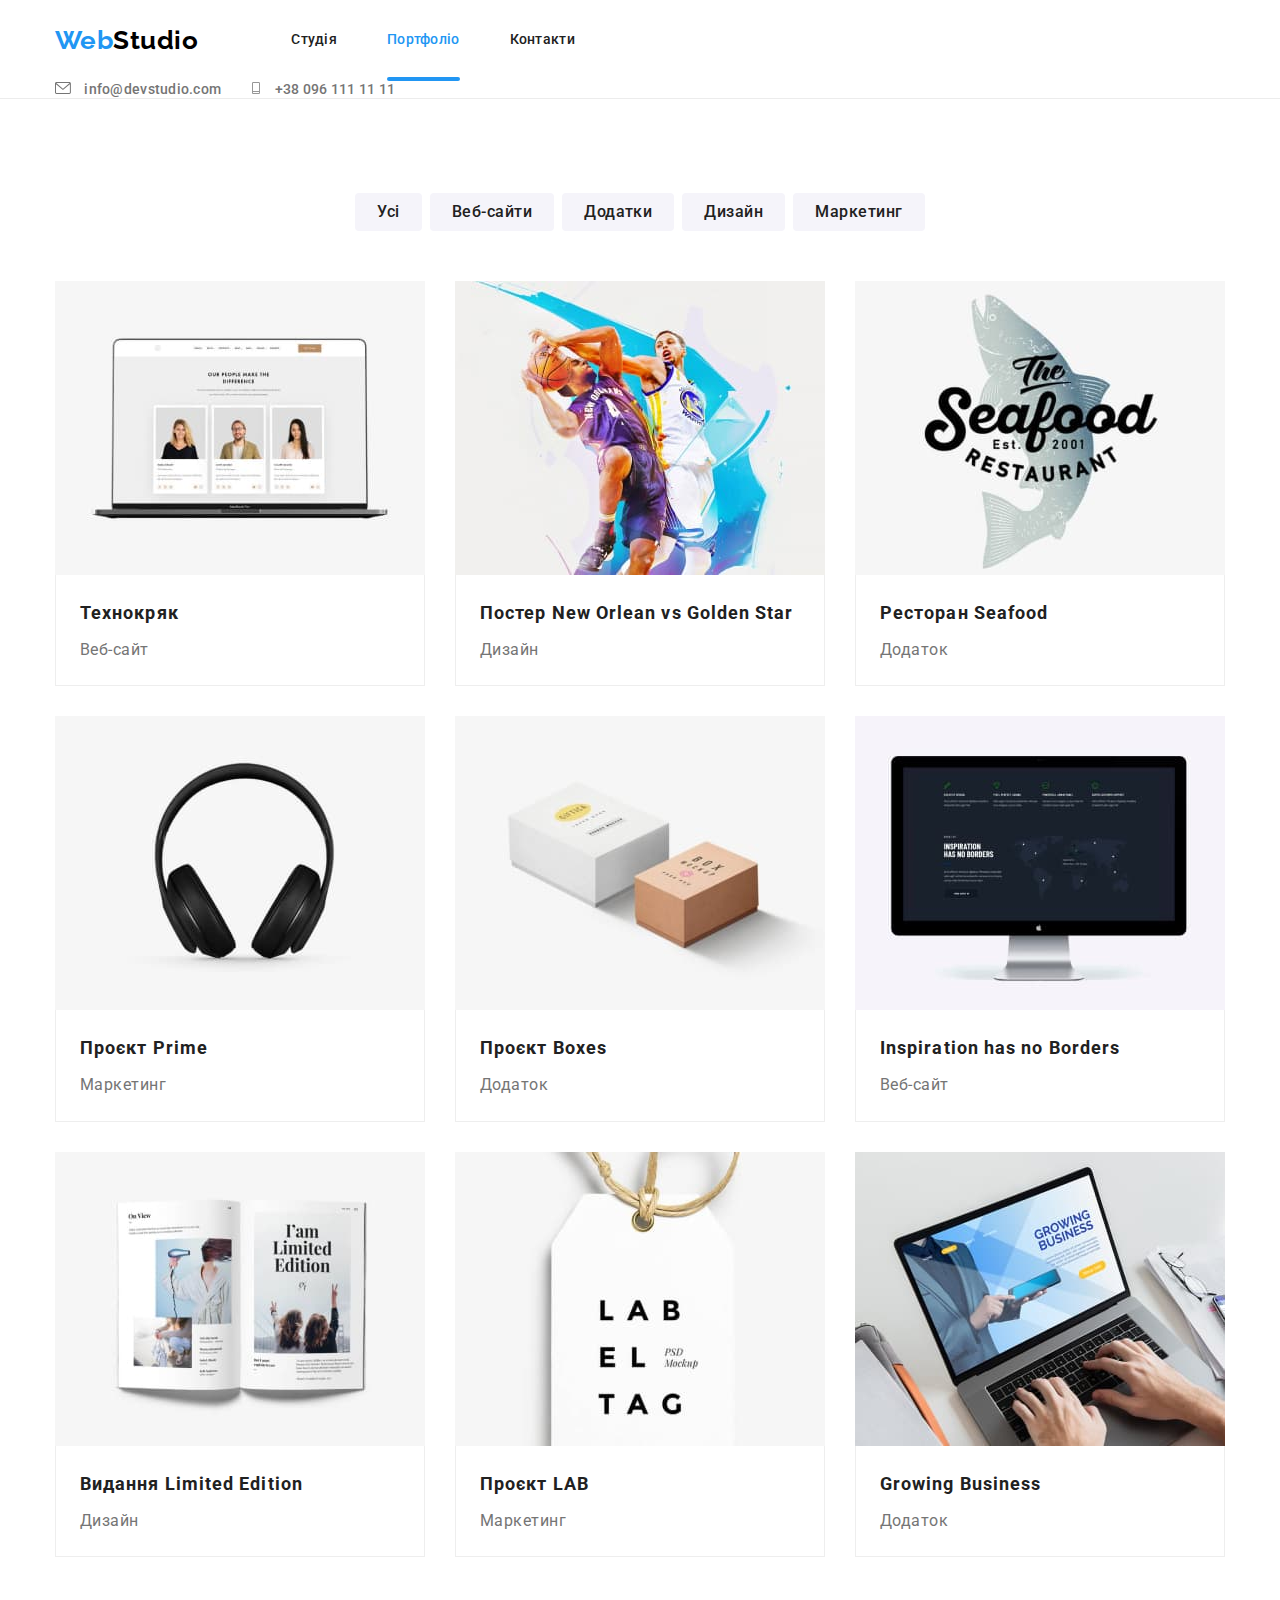
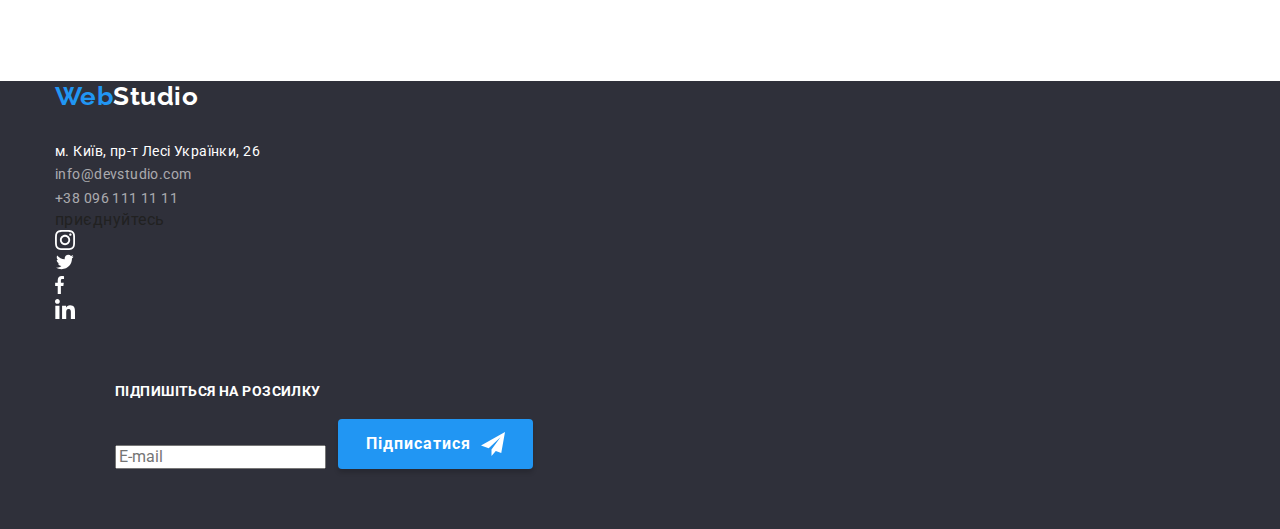
<file: portfolio.html>
<!DOCTYPE html>
<html lang="ru">
  <head>
    <meta charset="UTF-8" />
    <meta http-equiv="X-UA-Compatible" content="IE=edge" />
    <meta name="viewport" content="width=device-width, initial-scale=1.0" />
    <title>Lesson_7_Portfolio</title>
    <link
      href="https://fonts.googleapis.com/css2?family=Raleway:wght@700&family=Roboto:wght@400;500;700;900&display=swap"
      rel="stylesheet"
    />
    <link
      rel="stylesheet"
      href="https://cdnjs.cloudflare.com/ajax/libs/modern-normalize/1.1.0/modern-normalize.min.css"
    />
    <link rel="stylesheet" href="./css/main.min.css" />
    <link rel="stylesheet" href="./css/styles.css" />
  </head>
  <body>
    <!-- Шапка -->
    <header>
      <div class="container">
        <nav class="nav">
          <a href="#" class="logo"><span class="logo__span">Web</span>Studio</a>
          <ul class="nav__site list">
            <li class="nav__item"><a href="./index.html" class="nav__link">Студія</a></li>
            <li class="nav__item"><a href="" class="nav__link nav__link--current">Портфоліо</a></li>
            <li class="nav__item"><a href="" class="nav__link">Контакти</a></li>
          </ul>
        </nav>
        <div class="authoriz">
          <div class="mail">
            <a href="#" class="authoriz__link">
              <svg class="authoriz__svg" width="16" height="12">
                <use href="./images/icons.svg#header-mail"></use>
              </svg>
              info@devstudio.com
            </a>
          </div>
          <div class="tel">
            <a href="#" class="authoriz__link">
              <svg class="authoriz__svg" width="10" height="12">
                <use href="./images/icons.svg#header-telephon"></use>
              </svg>
              +38 096 111 11 11
            </a>
          </div>
        </div>
      </div>
    </header>
    <main>
      <section class="project">
        <div class="container">
          <ul class="filters list">
            <li class="filters-item">
              <button type="button" class="filters-link">Усі</button>
            </li>
            <li class="filters-item">
              <button type="button" class="filters-link">Веб-сайти</button>
            </li>
            <li class="filters-item">
              <button type="button" class="filters-link">Додатки</button>
            </li>
            <li class="filters-item">
              <button type="button" class="filters-link">Дизайн</button>
            </li>
            <li class="filters-item">
              <button type="button" class="filters-link">Маркетинг</button>
            </li>
          </ul>
          <ul class="project-list list">
            <li class="project-item">
              <a href="" class="list-link">
                <div class="project-thumb">
                  <img src="./images/2-techno-kriak.jpg" class="img" width="370" alt="Технокряк" />
                  <div class="project-overlay">
                    <p class="thumb-text">
                      Ресурс пропонує комплексні пропозиції з різним рівнем функціоналу та сервісів.
                      Все це дозволить відвідувачу отримати вичерпні відомості про компанію чи
                      приватну особу.
                    </p>
                  </div>
                </div>
                <div class="border">
                  <h4 class="project-title">Технокряк</h4>
                  <p class="project-text">Веб-сайт</p>
                </div>
              </a>
            </li>
            <li class="project-item">
              <a href="" class="list-link">
                <div class="project-thumb">
                  <img src="./images/2-new-orlean.jpg" class="img" width="370" alt="Постер" />
                  <div class="project-overlay">
                    <p class="thumb-text">
                      Ресурс пропонує комплексні пропозиції з різним рівнем функціоналу та сервісів.
                      Все це дозволить відвідувачу отримати вичерпні відомості про компанію чи
                      приватну особу.
                    </p>
                  </div>
                </div>
                <div class="border">
                  <h4 class="project-title">Постер New Orlean vs Golden Star</h4>
                  <p class="project-text">Дизайн</p>
                </div>
              </a>
            </li>
            <li class="project-item">
              <a href="" class="list-link">
                <div class="project-thumb">
                  <img src="./images/2-seafood.jpg" class="img" width="370" alt="Ресторан" />
                  <div class="project-overlay">
                    <p class="thumb-text">
                      Ресурс пропонує комплексні пропозиції з різним рівнем функціоналу та сервісів.
                      Все це дозволить відвідувачу отримати вичерпні відомості про компанію чи
                      приватну особу.
                    </p>
                  </div>
                </div>
                <div class="border">
                  <h4 class="project-title">Ресторан Seafood</h4>
                  <p class="project-text">Додаток</p>
                </div>
              </a>
            </li>
            <li class="project-item">
              <a href="" class="list-link">
                <div class="project-thumb">
                  <img src="./images/2-prime.jpg" class="img" width="370" alt="Проєкт" />
                  <div class="project-overlay">
                    <p class="thumb-text">
                      Ресурс пропонує комплексні пропозиції з різним рівнем функціоналу та сервісів.
                      Все це дозволить відвідувачу отримати вичерпні відомості про компанію чи
                      приватну особу.
                    </p>
                  </div>
                </div>
                <div class="border">
                  <h4 class="project-title">Проєкт Prime</h4>
                  <p class="project-text">Маркетинг</p>
                </div>
              </a>
            </li>
            <li class="project-item">
              <a href="" class="list-link">
                <div class="project-thumb">
                  <img src="./images/2-boxes.jpg" class="img" width="370" alt="Проєкт" />
                  <div class="project-overlay">
                    <p class="thumb-text">
                      Ресурс пропонує комплексні пропозиції з різним рівнем функціоналу та сервісів.
                      Все це дозволить відвідувачу отримати вичерпні відомості про компанію чи
                      приватну особу.
                    </p>
                  </div>
                </div>
                <div class="border">
                  <h4 class="project-title">Проєкт Boxes</h4>
                  <p class="project-text">Додаток</p>
                </div>
              </a>
            </li>
            <li class="project-item">
              <a href="" class="list-link">
                <div class="project-thumb">
                  <img src="./images/2-borders.jpg" class="img" width="370" alt="Веб-сайт" />
                  <div class="project-overlay">
                    <p class="thumb-text">
                      Ресурс пропонує комплексні пропозиції з різним рівнем функціоналу та сервісів.
                      Все це дозволить відвідувачу отримати вичерпні відомості про компанію чи
                      приватну особу.
                    </p>
                  </div>
                </div>
                <div class="border">
                  <h4 class="project-title">Inspiration has no Borders</h4>
                  <p class="project-text">Веб-сайт</p>
                </div>
              </a>
            </li>
            <li class="project-item">
              <a href="" class="list-link">
                <div class="project-thumb">
                  <img src="./images/2-edition.jpg" class="img" width="370" alt="Видання" />
                  <div class="project-overlay">
                    <p class="thumb-text">
                      Ресурс пропонує комплексні пропозиції з різним рівнем функціоналу та сервісів.
                      Все це дозволить відвідувачу отримати вичерпні відомості про компанію чи
                      приватну особу.
                    </p>
                  </div>
                </div>
                <div class="border">
                  <h4 class="project-title">Видання Limited Edition</h4>
                  <p class="project-text">Дизайн</p>
                </div>
              </a>
            </li>
            <li class="project-item">
              <a href="" class="list-link">
                <div class="project-thumb">
                  <img src="./images/2-lab.jpg" class="img" width="370" alt="Проєкт" />
                  <div class="project-overlay">
                    <p class="thumb-text">
                      Ресурс пропонує комплексні пропозиції з різним рівнем функціоналу та сервісів.
                      Все це дозволить відвідувачу отримати вичерпні відомості про компанію чи
                      приватну особу.
                    </p>
                  </div>
                </div>
                <div class="border">
                  <h4 class="project-title">Проєкт LAB</h4>
                  <p class="project-text">Маркетинг</p>
                </div>
              </a>
            </li>
            <li class="project-item">
              <a href="" class="list-link">
                <div class="project-thumb">
                  <img src="./images/2-business.jpg" class="img" width="370" alt="Бізнес" />
                  <div class="project-overlay">
                    <p class="thumb-text">
                      Ресурс пропонує комплексні пропозиції з різним рівнем функціоналу та сервісів.
                      Все це дозволить відвідувачу отримати вичерпні відомості про компанію чи
                      приватну особу.
                    </p>
                  </div>
                </div>
                <div class="border">
                  <h4 class="project-title">Growing Business</h4>
                  <p class="project-text">Додаток</p>
                </div>
              </a>
            </li>
          </ul>
        </div>
      </section>
    </main>
    <footer class="footer">
      <div class="container footer-flex">
        <div>
          <a href="#" class="footer__logo logo"><span class="logo__span">Web</span>Studio</a>
          <address class="adress">м. Київ, пр-т Лесі Українки, 26</address>
          <a href="#" class="link margin">info@devstudio.com</a>
          <a href="#" class="link margin">+38 096 111 11 11</a>
        </div>
        <div>
          <p class="footer-text">приєднуйтесь</p>
          <ul class="list footer-list">
            <li>
              <a href="" class="link-svg">
                <svg width="20" height="20">
                  <use href="./images/icons.svg#instagram"></use>
                </svg>
              </a>
            </li>
            <li>
              <a href="" class="link-svg">
                <svg width="20" height="16">
                  <use href="./images/icons.svg#twitter"></use>
                </svg>
              </a>
            </li>
            <li>
              <a href="" class="link-svg">
                <svg width="10" height="20">
                  <use href="./images/icons.svg#facebook"></use>
                </svg>
              </a>
            </li>
            <li>
              <a href="" class="link-svg">
                <svg width="20" height="20">
                  <use href="./images/icons.svg#linkedin"></use>
                </svg>
              </a>
            </li>
          </ul>
        </div>
        <div class="field">
          <p class="footer-label">Підпишіться на розсилку</p>
          <form class="form-field">
            <input
              class="footer-input"
              type="email"
              name="input-mail"
              id="input-mail"
              placeholder="E-mail"
            />
            <button type="submit" class="footer-button">
              Підписатися
              <svg class="" width="24" height="24">
                <use href="./images/icons.svg#icon-send"></use>
              </svg>
            </button>
          </form>
        </div>
      </div>
    </footer>
  </body>
</html>
</file>
<file: css/styles.css>
/* основной цвет #212121
дополнительный цвет #757575
вторичный цвет #FFFFFF 
дополнительный вторичный #2196F3*/

/* @import url('https://fonts.googleapis.com/css2?family=Raleway:wght@700&family=Roboto:wght@400;500;700;900&display=swap'); */

/* :root {
  --text-color: #757575;
  --accent-color: #2196f3;
  --bg-primary-color: #2f303a;
  --bg-second-color: #eeeeee;
  --second-font-family: 'Raleway', sans-serif;
  --timing-function: cubic-bezier(0.4, 0, 0.2, 1);
} */
/* html {
  box-sizing: border-box;
}
*,
*::before,
*::after {
  box-sizing: inherit;
}
body {
  margin: 0;
  font-family: 'Roboto', sans-serif;
  color: #212121;
  letter-spacing: 0.03em;
  font-size: 16px;
}
.list {
  display: flex;
  list-style: none;
  padding-left: 0;
} */
/* h1,
h2,
h3,
h4,
h5,
h6,
p,
ul {
  margin-top: 0;
  margin-bottom: 0;
} */

/* header {
  border-bottom: 1px solid #ececec;
}

img {
  display: block;
}

.container {
  margin-left: auto;
  margin-right: auto;
  width: 1200px;
  padding-left: 15px;
  padding-right: 15px;
}

header > .container {
  display: flex;
  align-items: center;
}
.nav {
  display: flex;
  align-items: center;
} */

/* ===============
Шапка
=============== */

/* .nav__site {
  display: flex;
  margin-left: 93px;
}
.nav__site .nav__item:not(:last-child) {
  margin-right: 50px;
}
.nav__link {
  position: relative;

  display: block;
  padding-top: 32px;
  padding-bottom: 32px;
}
.nav__link,
.authoriz__link {
  color: #212121;
  font-weight: 500;
  font-size: 14px;
  line-height: 1.14;
  letter-spacing: 0.02em;
  text-decoration: none;

  transition: color 250ms var(--timing-function);
}
.nav__link--current {
  color: var(--accent-color);
}
.nav__link--current::after {
  position: absolute;
  left: 0;
  bottom: 0;

  content: '';
  display: block;

  width: 100%;
  height: 4px;
  background-color: var(--accent-color);
  border-radius: 2px;
}
.nav__link:hover,
.nav__link:focus {
  color: var(--accent-color);
} */

/* .logo {
  font-family: var(--second-font-family);
  font-weight: 700;
  font-size: 26px;
  line-height: 1.19;
  color: #000;
  text-decoration: none;

  transition: color 250ms var(--timing-function);
}
.logo > .logo__span {
  color: var(--accent-color);

  transition: color 250ms var(--timing-function);
}
.logo__span:hover {
  color: #000;
}
.logo:hover {
  color: var(--accent-color);
} */

/* .authoriz {
  display: flex;
  gap: 30px;
  margin-left: auto;
}
.authoriz__link {
  color: var(--text-color);
}
.authoriz__link + .authoriz__link {
  margin-left: 50px;
}
.authoriz__link:hover,
.authoriz__link:focus {
  color: var(--accent-color);
}
.authoriz svg {
  margin-right: 10px;
}
.authoriz__svg {
  fill: currentColor;
} */

/* =================
Банер
================= */

/* .banner {
  max-width: 1600px;
  height: 600px;
  margin-left: auto;
  margin-right: auto;
  background-image: linear-gradient(to right, rgba(47, 48, 58, 0.4), rgba(47, 48, 58, 0.4)),
    url(../images/banner-photo.jpg);
  background-repeat: no-repeat;
  background-position: center;
  background-size: cover;

  text-align: center;
  padding-top: 200px;
  padding-bottom: 200px;
}
.banner__title {
  max-width: 696px;
  margin: 30px auto;
  text-align: center;
  color: #fff;
  font-weight: 900;
  font-size: 44px;
  line-height: 1.36;
  text-align: center;
  letter-spacing: 0.06em;
  text-transform: uppercase;
}
.banner__btn {
  padding: 10px 32px;
  color: #fff;
  background-color: var(--accent-color);
  font-weight: 700;
  font-size: 16px;
  line-height: 1.87;
  letter-spacing: 0.06em;
  cursor: pointer;
  box-shadow: 0px 4px 4px rgba(0, 0, 0, 0.15);
  border-radius: 4px;
  border: var(--accent-color);
} */

/* .backdrop {
  position: fixed;
  top: 0;
  left: 0;
  width: 100%;
  height: 100%;
  z-index: 1;
  background-color: rgba(0, 0, 0, 0.2);
  opacity: 1;

  transition: opacity 250ms var(--timing-function), visibility 250ms var(--timing-function);
}
.backdrop.is-hidden {
  visibility: hidden;
  opacity: 0;
  pointer-events: none;
}
.modal {
  position: absolute;
  top: 50%;
  left: 50%;
  transform: translate(-50%, -50%);

  width: 528px;
  height: 581px;
  padding: 40px;

  background: #ffffff;
  box-shadow: 0px 1px 3px rgba(0, 0, 0, 0.12), 0px 1px 1px rgba(0, 0, 0, 0.14),
    0px 2px 1px rgba(0, 0, 0, 0.2);
  border-radius: 4px;
}
.modal-btn {
  position: absolute;
  top: 8px;
  right: 8px;

  padding: 0;

  border: none;
  background-color: #fff;
  cursor: pointer;
}
.modal-btn svg {
  border: 1px solid rgba(0, 0, 0, 0.1);
  border-radius: 50%;
}
.modal-btn svg:hover {
  fill: var(--accent-color);
} */
/* =========== MODAL ========== */
/* textarea {
  resize: none;
}
.form {
  width: 448px;
  margin-left: auto;
  margin-right: auto;
}
.modal-text {
  margin-bottom: 12px;
  font-family: 'Roboto';
  font-weight: 700;
  font-size: 20px;
  line-height: 23px;
  text-align: center;
  letter-spacing: 0.03em;
  color: #212121;
}
.form-group {
  position: relative;
  display: flex;
  flex-direction: column;
}
.modal-input {
  margin: 0;
  margin-bottom: 10px;
  padding-top: 11px;
  padding-bottom: 11px;
  padding-left: 42px;
  border: 1px solid rgba(33, 33, 33, 0.2);
  border-radius: 4px;
  outline: transparent;
}
.modal-label {
  margin-bottom: 4px;
  text-align: left;
  font-family: 'Roboto';
  font-size: 12px;
  line-height: 14px;
  letter-spacing: 0.01em;
  color: #757575;
}
.form-group textarea {
  padding: 12px 16px;
}
.form-group textarea::placeholder {
  font-family: 'Roboto';
  font-size: 12px;
  line-height: 14px;
  letter-spacing: 0.01em;
  color: rgba(117, 117, 117, 0.5);
}
.modal-checkbox {
  display: flex;
  align-items: center;
  justify-content: center;
  margin-top: 20px;
}
.checkbox-label {
  font-family: 'Roboto';
  font-size: 14px;
  line-height: 24px;
  letter-spacing: 0.03em;
  color: #757575;
}
.checkbox-link {
  color: var(--accent-color);
}
.modal-button {
  margin-top: 30px;
  padding: 10px 52px;

  font-family: 'Roboto';
  font-weight: 700;
  font-size: 16px;
  line-height: 30px;
  letter-spacing: 0.06em;
  color: #ffffff;

  background-color: #188ce8;
  box-shadow: 0px 4px 4px rgba(0, 0, 0, 0.15);
  border-radius: 4px;
  border: none;
  transition: background-color 250ms var(--timing-function);
}
.modal-icon {
  position: absolute;
  bottom: 22px;
  left: 12px;
}
.modal-input:hover,
.modal-input:focus {
  border: 1px solid var(--accent-color);
}
.modal-input:hover + .modal-icon,
.modal-input:focus + .modal-icon {
  fill: #2196f3;
}

.checkbox-consent {
  position: absolute;

  width: 1px;
  height: 1px;
  margin: -1px;
  border: 0;
  padding: 0;
  clip: rect(0 0 0 0);
  overflow: hidden;
}
.span-icon {
  display: inline-block;
  width: 15px;
  height: 15px;
  margin-right: 10px;

  border: 2px solid #2a2a2a;
  border-radius: 4px;
  transition: transform 250ms var(--timing-function);
}
.checkbox-consent:checked + .span-icon {
  transform: scale(1.1);
  border-color: transparent;
  background-color: var(--accent-color);
  background-image: url(../images/icon-check.svg);
  background-size: contain;
  background-origin: border-box;
}
.modal-button:hover,
.modal-button:focus {
  background-color: #137bd1;
} */

/* ===========================
Головний контент
=========================== */
/* .section {
  padding-bottom: 94px;
} */
/* .features {
  padding-top: 94px;
} */
/* .features__item {
  width: calc((100%-90px) / 4);
  margin-right: 30px;
}
.features__item:last-child {
  margin-right: 0;
}
.features__icon {
  align-items: center;
  display: flex;
  justify-content: center;
  height: 120px;
  margin-bottom: 30px;
  background-color: #f5f4fa;
  border-radius: 4px;
}

.features__sub-title {
  margin-bottom: 10px;
  font-size: 14px;
  line-height: 1.14;
  letter-spacing: 0.03em;
  text-transform: uppercase;
} */

/* .features__text {
  font-size: 14px;
  line-height: 1.71;
} */
/* Чим займаємось */
/* .work-overlay {
  position: relative;
}
.work-btn {
  position: absolute;
  bottom: 0;
  left: 0;
  width: 100%;
  height: 70px;

  font-family: 'Roboto';
  font-weight: 700;
  font-size: 14px;
  letter-spacing: 0.03em;
  text-transform: uppercase;

  color: #ffffff;

  background-color: rgba(47, 48, 58, 0.8);
  border: none;
}
.work li {
  margin-right: 30px;
}
.work li:last-child {
  margin-right: 0;
}
.work .sub-title,
.team__sub-title,
.clients .sub-title {
  margin-bottom: 50px;
  font-size: 36px;
  line-height: 1.17;
  text-align: center;
} */

/* .team {
  padding-top: 94px;
  background-color: #f5f4fa;
}
.list__item {
  margin-right: 30px;
  box-shadow: 0px 1px 3px rgba(0, 0, 0, 0.12), 0px 1px 1px rgba(0, 0, 0, 0.14),
    0px 2px 1px rgba(0, 0, 0, 0.2);
  border-radius: 0px 0px 4px 4px;
}
.list__item:last-child {
  margin-right: 0;
}
.team__title {
  margin-top: 30px;
  font-size: 16px;
  font-weight: 500;
  line-height: 1.19;
  letter-spacing: 0.03em;
  text-align: center;
}
.features__text,
.team__text {
  color: var(--text-color);
}

.team__text {
  margin-top: 10px;
  margin-bottom: 16px;
  line-height: 1.19;
  text-align: center;
}

.list__item {
  padding-bottom: 30px;
  background: #fff;
  box-shadow: 0px 1px 3px rgba(0, 0, 0, 0.12), 0px 1px 1px rgba(0, 0, 0, 0.14),
    0px 2px 1px rgba(0, 0, 0, 0.2);
  border-radius: 0px 0px 4px 4px;
}
.icons__element:not(:last-child) {
  margin-right: 10px;
}
.icons {
  display: flex;
  justify-content: center;
}
.link-svg {
  display: flex;
  align-items: center;
  justify-content: center;
  width: 44px;
  height: 44px;
  background: #fff;
  border-radius: 50%;

  transition: background-color 250ms var(--timing-function);
}
.icons__svg {
  fill: #afb1b8;

  transition: fill 250ms var(--timing-function);
}
.link-svg:hover,
.link-svg:focus {
  background-color: var(--accent-color);
}
.link-svg:hover svg,
.link-svg:focus svg {
  fill: #fff;
} */

/* ====================
Пойтійні клієнти
==================== */

/* .clients {
  padding-top: 94px;
}
.clients-list {
  justify-content: center;
  gap: 30px;
}
.clients-link {
  display: flex;
  align-items: center;
  justify-content: center;
  width: 170px;
  height: 92px;

  border: 1px solid #afb1b8;
  border-radius: 4px;

  transition: border 250ms var(--timing-function);
}
.svg-item {
  fill: #afb1b8;

  transition: fill 250ms var(--timing-function);
}
.clients-link:hover,
.clients-link:focus {
  border: 1px solid var(--accent-color);
}
.clients-link:hover svg,
.clients-link:focus svg {
  fill: var(--accent-color);
} */

/* ======================
Підвал
====================== */

/* .footer {
  background-color: var(--bg-primary-color);
  padding-top: 60px;
  padding-bottom: 60px;
}
.footer-flex {
  position: relative;

  display: flex;
  align-items: baseline;
  gap: 64px;
}

.footer__logo {
  color: #fff;

  transition: color 250ms var(--timing-function);
}
.footer__logo:hover {
  color: var(--accent-color);
}
.footer .logo__span {
  color: var(--accent-color);

  transition: color 250ms var(--timing-function);
}
.footer .logo__span:hover,
.footer .logo__span:focus {
  color: #fff;
}
.adress {
  margin-top: 20px;
  color: #fff;
  font-style: normal;
  font-size: 14px;
  line-height: 1.71;
  letter-spacing: 0.03em;
}
.footer .link {
  display: block;
  color: rgba(255, 255, 255, 0.6);
  font-size: 14px;
  line-height: 1.71;
  letter-spacing: 0.03em;
  text-decoration: none;
}
.margin {
  margin-top: 9px;
}
.footer .link:hover,
.footer .link:focus {
  color: var(--accent-color);
}
.footer-list {
  gap: 10px;
}
.footer .link-svg {
  width: 44px;
  height: 44px;
  background-color: rgba(255, 255, 255, 0.1);

  transition: background-color 250ms var(--timing-function);
}
.footer .link-svg:hover,
.footer .link-svg:focus {
  background-color: var(--accent-color);
}
.footer svg {
  fill: #fff;
}
.footer-text {
  margin-bottom: 20px;

  font-family: 'Roboto';
  font-weight: 700;
  font-size: 14px;
  line-height: 16px;
  letter-spacing: 0.03em;
  text-transform: uppercase;
  color: #ffffff;
}

.field {
  margin-left: 62px;
}
.footer-label {
  display: inline-block;
  font-family: 'Roboto';
  font-weight: 700;
  font-size: 14px;
  line-height: 16px;
  letter-spacing: 0.03em;
  text-transform: uppercase;
  color: #ffffff;
}
.form-field {
  display: flex;
  align-items: flex-end;
  gap: 12px;
}
.footer-input {
  background-color: inherit;
  width: 358px;
  height: 50px;
  margin-top: 20px;
  padding-top: 15px;
  padding-bottom: 15px;
  padding-left: 16px;
  border: 1px solid rgba(255, 255, 255, 0.3);
  filter: drop-shadow(0px 4px 4px rgba(0, 0, 0, 0.15));
  border-radius: 4px;
  font-size: 16px;
  line-height: 1.25;
  align-items: center;
  letter-spacing: 0.03em;
  color: rgba(255, 255, 255, 0.6);
}

.footer-button {
  position: relative;

  display: flex;
  align-items: center;
  padding-top: 10px;
  padding-bottom: 10px;
  padding-left: 28px;
  padding-right: 62px;

  font-family: 'Roboto';
  font-weight: 700;
  font-size: 16px;
  line-height: 30px;
  letter-spacing: 0.06em;
  color: #ffffff;

  background-color: #2196f3;
  box-shadow: 0px 4px 4px rgba(0, 0, 0, 0.15);
  border-radius: 4px;
  border: none;
  transition: background-color 250ms var(--timing-function);
}
.footer-button svg {
  position: absolute;
  right: 28px;
  top: 13px;
  margin-left: 10px;
}
.footer-button:hover,
.footer-button:focus {
  background-color: #137bd1;
} */
/* ================================
Портфоліо
================================ */
/* .filters {
  display: flex;
  justify-content: center;
}
.filters-item {
  padding-right: 8px;
}
.filters-item:last-child {
  padding-right: 0;
}
.filters-link {
  padding: 6px 22px;
  background: #f5f4fa;
  border-radius: 4px;
  border: none;
  color: #212121;
  font-family: 'Roboto';
  font-weight: 500;
  line-height: 1.625;
  letter-spacing: 0.03em;
  text-align: center;
  cursor: pointer;

  transition: background-color 250ms var(--timing-function), color 250ms var(--timing-function),
    box-shadow 250ms var(--timing-function), border-radius 250ms var(--timing-function);
}
.filters-link:hover,
.filters-link:focus {
  color: #fff;
  background-color: var(--accent-color);
  box-shadow: 0px 3px 1px rgba(0, 0, 0, 0.1), 0px 1px 2px rgba(0, 0, 0, 0.08),
    0px 2px 2px rgba(0, 0, 0, 0.12);
  border-radius: 4px;
}
.project {
  padding-top: 94px;
  padding-bottom: 94px;
}
.project-list {
  display: flex;
  flex-wrap: wrap;
  margin-top: 50px;
}
.project-item {
  width: 370px;
  margin-right: 30px;
  margin-bottom: 30px;

  transition: box-shadow 250ms var(--timing-function);
}
.project-item:hover,
.project-item:focus {
  box-shadow: 0px 1px 1px rgba(0, 0, 0, 0.12), 0px 4px 4px rgba(0, 0, 0, 0.06),
    1px 4px 6px rgba(0, 0, 0, 0.16);
}

.project-thumb {
  position: relative;
  overflow: hidden;
}
.project-overlay {
  position: absolute;
  top: 0;
  left: 0;
  width: 100%;
  height: 100%;

  background-color: rgba(33, 150, 243, 0.9);

  transform: translateY(100%);
  transition: transform 250ms var(--timing-function);
}
.thumb-text {
  padding: 63px 24px;

  font-family: 'Roboto';
  font-size: 18px;
  line-height: 28px;
  letter-spacing: 0.03em;
  color: #fff;
}
.project-item:hover .project-overlay {
  transform: translateY(0);
}
.border {
  padding: 20px 24px;
  border-bottom: 1px solid #eeeeee;
  border-left: 1px solid #eeeeee;
  border-right: 1px solid #eeeeee;
}
.project-item:nth-child(3n) {
  margin-right: 0;
}
.project-title {
  font-family: 'Roboto';
  font-weight: 700;
  font-size: 18px;
  line-height: 2;
  letter-spacing: 0.06em;
  color: #212121;
}
.project-text {
  margin-top: 4px;
  color: var(--text-color);
  font-family: 'Roboto';
  font-size: 16px;
  line-height: 1.88;
  letter-spacing: 0.03em;
}
.list-link {
  text-decoration: none;
} */
</file>
<file: css/main.min.css>
:root{--text-color: #757575;--accent-color: #2196f3;--bg-primary-color: #2f303a;--bg-second-color: #eeeeee;--second-font-family: "Raleway", sans-serif;--timing-function: cubic-bezier(0.4, 0, 0.2, 1)}h1,h2,h3,h4,h5,h6,p,ul{margin-top:0;margin-bottom:0}html{-webkit-box-sizing:border-box;box-sizing:border-box}*,*::before,*::after{-webkit-box-sizing:inherit;box-sizing:inherit}body{margin:0;font-family:"Roboto",sans-serif;color:#212121;letter-spacing:.03em;font-size:16px}.list{list-style:none;padding-left:0}header{border-bottom:1px solid #ececec}img{display:block;max-width:100%;height:auto}@media screen and (max-width: 767px){header>.container{max-width:480px}}.nav{display:-webkit-box;display:-ms-flexbox;display:flex;-webkit-box-align:center;-ms-flex-align:center;align-items:center}@media screen and (max-width: 767px){.nav{margin-bottom:auto}}.container{margin-left:auto;margin-right:auto;padding-left:15px;padding-right:15px}@media screen and (min-width: 480px){.container{width:480px}}@media screen and (min-width: 768px){.container{width:768px}}@media screen and (min-width: 1200px){.container{width:1200px}}header{position:relative}@media screen and (max-width: 767px){.authoriz{display:-webkit-box;display:-ms-flexbox;display:flex;-webkit-box-orient:vertical;-webkit-box-direction:reverse;-ms-flex-direction:column-reverse;flex-direction:column-reverse;gap:32px}}@media screen and (min-width: 768px)and (max-width: 1199px){.authoriz{display:-webkit-box;display:-ms-flexbox;display:flex;-webkit-box-orient:vertical;-webkit-box-direction:normal;-ms-flex-direction:column;flex-direction:column;-webkit-box-pack:center;-ms-flex-pack:center;justify-content:center;margin-top:0;margin-left:82px;gap:10px}}@media screen and (min-width: 1200px){.authoriz{display:-webkit-box;display:-ms-flexbox;display:flex;gap:30px;margin-left:auto;-webkit-box-align:center;-ms-flex-align:center;align-items:center}}.authoriz__link{color:#212121;font-weight:500;font-size:40px;line-height:1.14;letter-spacing:.02em;text-decoration:none;-webkit-transition:color 250ms var(--timing-function);transition:color 250ms var(--timing-function)}@media screen and (min-width: 768px){.authoriz__link{font-size:14px}}@media screen and (min-width: 480px){.authoriz__link{font-size:34px;line-height:1.18;color:#2196f3}}@media screen and (min-width: 768px){.authoriz__link{font-size:12px;line-height:1.17;color:#757575}}@media screen and (min-width: 1200px){.authoriz__link{font-size:14px;line-height:1.14}}.authoriz__link{color:var(--text-color)}.authoriz__link:hover,.authoriz__link:focus{color:var(--accent-color)}.authoriz__link+.authoriz__link{margin-left:50px}.authoriz svg{margin-right:10px}.authoriz__svg{fill:currentColor}@media screen and (max-width: 767px){.mail__link{font-size:24px;line-height:28px;letter-spacing:.02em;color:#757575}}@media screen and (max-width: 767px){.authoriz__svg{display:none}}.menu-button{display:-webkit-inline-box;display:-ms-inline-flexbox;display:inline-flex;margin:0;padding:0;border:0;background-color:rgba(0,0,0,0);z-index:2}@media screen and (min-width: 768px){.menu-button{display:none}}.menu-button .icon-close{display:none}.menu-button.is-open .icon-close{display:block}.menu-button.is-open .icon-menu{display:none}.menu-button:hover,.menu-button:focus{color:#2196f3}.mobile{display:-webkit-box;display:-ms-flexbox;display:flex;-webkit-box-pack:justify;-ms-flex-pack:justify;justify-content:space-between;-webkit-box-align:center;-ms-flex-align:center;align-items:center}@media screen and (max-width: 767px){.mobile{padding:10px 0}}@media screen and (min-width: 768px){.mobile{min-height:80px}}.mobile__modal{background-color:#fff;padding:50px 40px;font-size:20px}@media screen and (max-width: 767px){.mobile__modal{display:none;position:absolute;top:0;left:0;width:100vw;height:100vh;padding-top:48px;padding-left:40px;-webkit-box-shadow:0px 4px 8px rgba(0,0,0,.04),0px 2px 4px rgba(0,0,0,.08),0px 1px 3px rgba(0,0,0,.16);box-shadow:0px 4px 8px rgba(0,0,0,.04),0px 2px 4px rgba(0,0,0,.08),0px 1px 3px rgba(0,0,0,.16)}.mobile__modal.is-open{display:-webkit-box;display:-ms-flexbox;display:flex;-webkit-box-orient:vertical;-webkit-box-direction:normal;-ms-flex-direction:column;flex-direction:column}}@media screen and (min-width: 768px){.mobile__modal{display:-webkit-box;display:-ms-flexbox;display:flex;-webkit-box-flex:1;-ms-flex-positive:1;flex-grow:1;-webkit-box-pack:justify;-ms-flex-pack:justify;justify-content:space-between;padding:0}}@media screen and (max-width: 767px){.mobile__links{display:-webkit-box;display:-ms-flexbox;display:flex;gap:10px;margin-top:64px}.mobile__link{font-size:18px;line-height:22px;letter-spacing:.02em;color:#2196f3}.mobile__link:not(:last-child)::after{content:"";border:1px solid rgba(33,33,33,.2);margin-left:10px}}@media screen and (min-width: 768px){.mobile__links{display:none}}@media screen and (min-width: 768px){.nav__site{display:-webkit-box;display:-ms-flexbox;display:flex}}@media screen and (min-width: 768px)and (max-width: 1199px){.nav__site{margin-left:88px}}@media screen and (min-width: 1200px){.nav__site{margin-left:93px}}.nav__site .nav__item:not(:last-child){margin-right:50px}.nav__link{position:relative;display:block}@media screen and (min-width: 768px){.nav__link{padding-top:32px;padding-bottom:32px}}.nav__link:hover,.nav__link:focus{color:var(--accent-color)}.nav__link{color:#212121;font-weight:500;font-size:40px;line-height:1.14;letter-spacing:.02em;text-decoration:none;-webkit-transition:color 250ms var(--timing-function);transition:color 250ms var(--timing-function)}@media screen and (min-width: 768px){.nav__link{font-size:14px}}@media screen and (max-width: 767px){.nav__site .nav__item:not(:last-child){margin-bottom:30px}.nav__link--current{color:var(--accent-color)}}@media screen and (min-width: 768px){.nav__link--current{color:var(--accent-color)}.nav__link--current::after{position:absolute;left:0;bottom:-1px;content:"";display:block;width:100%;height:4px;background-color:var(--accent-color);border-radius:2px}}.logo{font-family:var(--second-font-family);font-weight:700;font-size:26px;line-height:1.19;color:#000;text-decoration:none;-webkit-transition:color 250ms var(--timing-function);transition:color 250ms var(--timing-function)}.logo>.logo__span{color:var(--accent-color);-webkit-transition:color 250ms var(--timing-function);transition:color 250ms var(--timing-function)}.banner{max-width:1600px;height:400px;margin-left:auto;margin-right:auto;background-repeat:no-repeat;background-position:center;background-size:cover;background-image:-webkit-gradient(linear, left top, right top, from(rgba(47, 48, 58, 0.4)), to(rgba(47, 48, 58, 0.4))),url(../images/adaptive/banner-s_@1x.jpg);background-image:linear-gradient(to right, rgba(47, 48, 58, 0.4), rgba(47, 48, 58, 0.4)),url(../images/adaptive/banner-s_@1x.jpg);text-align:center;padding-top:118px;padding-bottom:118px}@media screen and (min-device-pixel-ratio: 2),screen and (-webkit-min-device-pixel-ratio: 2),screen and (min-resolution: 192dpi),screen and (min-resolution: 2dppx){.banner{background-image:-webkit-gradient(linear, left top, right top, from(rgba(47, 48, 58, 0.4)), to(rgba(47, 48, 58, 0.4))),url(../images/adaptive/banner-s_@2x.jpg);background-image:linear-gradient(to right, rgba(47, 48, 58, 0.4), rgba(47, 48, 58, 0.4)),url(../images/adaptive/banner-s_@2x.jpg)}}@media screen and (min-width: 481px){.banner{background-image:-webkit-gradient(linear, left top, right top, from(rgba(47, 48, 58, 0.4)), to(rgba(47, 48, 58, 0.4))),url(../images/adaptive/banner-m_@1x.jpg);background-image:linear-gradient(to right, rgba(47, 48, 58, 0.4), rgba(47, 48, 58, 0.4)),url(../images/adaptive/banner-m_@1x.jpg)}}@media screen and (min-width: 481px)and (min-device-pixel-ratio: 2),screen and (min-width: 481px)and (-webkit-min-device-pixel-ratio: 2),screen and (min-width: 481px)and (min-resolution: 192dpi),screen and (min-width: 481px)and (min-resolution: 2dppx){.banner{background-image:-webkit-gradient(linear, left top, right top, from(rgba(47, 48, 58, 0.4)), to(rgba(47, 48, 58, 0.4))),url(../images/adaptive/banner-m_@2x.jpg);background-image:linear-gradient(to right, rgba(47, 48, 58, 0.4), rgba(47, 48, 58, 0.4)),url(../images/adaptive/banner-m_@2x.jpg)}}@media screen and (min-width: 769px){.banner{background-image:-webkit-gradient(linear, left top, right top, from(rgba(47, 48, 58, 0.4)), to(rgba(47, 48, 58, 0.4))),url(../images/adaptive/banner-l_@1x.jpg);background-image:linear-gradient(to right, rgba(47, 48, 58, 0.4), rgba(47, 48, 58, 0.4)),url(../images/adaptive/banner-l_@1x.jpg)}}@media screen and (min-width: 769px)and (min-device-pixel-ratio: 2),screen and (min-width: 769px)and (-webkit-min-device-pixel-ratio: 2),screen and (min-width: 769px)and (min-resolution: 192dpi),screen and (min-width: 769px)and (min-resolution: 2dppx){.banner{background-image:-webkit-gradient(linear, left top, right top, from(rgba(47, 48, 58, 0.4)), to(rgba(47, 48, 58, 0.4))),url(../images/adaptive/banner-l_@2x.jpg);background-image:linear-gradient(to right, rgba(47, 48, 58, 0.4), rgba(47, 48, 58, 0.4)),url(../images/adaptive/banner-l_@2x.jpg)}}@media screen and (min-width: 1200px){.banner{height:600px;padding-top:200px;padding-bottom:200px}}.banner__title{max-width:696px;margin-left:auto;margin-right:auto;margin-bottom:30px;text-align:center;color:#fff;font-weight:900;font-size:44px;line-height:1.36;text-align:center;letter-spacing:.06em;text-transform:uppercase}@media screen and (max-width: 1199px){.banner__title{max-width:360px;font-size:26px;line-height:1.62}}.banner__btn{padding:10px 32px;color:#fff;background-color:var(--accent-color);font-weight:700;font-size:16px;line-height:1.87;letter-spacing:.06em;cursor:pointer;-webkit-box-shadow:0px 4px 4px rgba(0,0,0,.15);box-shadow:0px 4px 4px rgba(0,0,0,.15);border-radius:4px;border:var(--accent-color)}@media screen and (min-width: 480px){.banner__btn{padding:10px 24px}}.backdrop{position:fixed;top:0;left:0;width:100%;height:100%;z-index:1;background-color:rgba(0,0,0,.2);opacity:1;-webkit-transition:opacity 250ms var(--timing-function),visibility 250ms var(--timing-function);transition:opacity 250ms var(--timing-function),visibility 250ms var(--timing-function)}.backdrop.is-hidden{visibility:hidden;opacity:0;pointer-events:none}.modal{position:absolute;top:50%;left:50%;-webkit-transform:translate(-50%, -50%);transform:translate(-50%, -50%);width:100%;height:609px;padding:40px;background:#fff;-webkit-box-shadow:0px 1px 3px rgba(0,0,0,.12),0px 1px 1px rgba(0,0,0,.14),0px 2px 1px rgba(0,0,0,.2);box-shadow:0px 1px 3px rgba(0,0,0,.12),0px 1px 1px rgba(0,0,0,.14),0px 2px 1px rgba(0,0,0,.2);border-radius:4px}@media screen and (min-width: 480px){.modal{width:450px}}@media screen and (min-width: 1200px){.modal{width:528px;height:581px}}.modal-btn{position:absolute;top:8px;right:8px;padding:0;border:none;background-color:#fff;cursor:pointer}.modal-btn svg{border:1px solid rgba(0,0,0,.1);border-radius:50%}.modal-btn svg:hover{fill:var(--accent-color)}textarea{resize:none}.form{width:100%;margin-left:auto;margin-right:auto}@media screen and (min-width: 480px){.form{width:370px}}@media screen and (min-width: 1200px){.form{width:448px}}.modal-text{margin-bottom:12px;font-family:"Roboto";font-weight:700;font-size:20px;line-height:23px;text-align:center;letter-spacing:.03em;color:#212121}.form-group{position:relative;display:-webkit-box;display:-ms-flexbox;display:flex;-webkit-box-orient:vertical;-webkit-box-direction:normal;-ms-flex-direction:column;flex-direction:column}.modal-input{margin:0;margin-bottom:10px;padding-top:11px;padding-bottom:11px;padding-left:42px;border:1px solid rgba(33,33,33,.2);border-radius:4px;outline:rgba(0,0,0,0)}.modal-label{margin-bottom:4px;text-align:left;font-family:"Roboto";font-size:12px;line-height:14px;letter-spacing:.01em;color:#757575}.form-group textarea{padding:12px 16px}.form-group textarea::-webkit-input-placeholder{font-family:"Roboto";font-size:12px;line-height:14px;letter-spacing:.01em;color:rgba(117,117,117,.5)}.form-group textarea::-moz-placeholder{font-family:"Roboto";font-size:12px;line-height:14px;letter-spacing:.01em;color:rgba(117,117,117,.5)}.form-group textarea:-ms-input-placeholder{font-family:"Roboto";font-size:12px;line-height:14px;letter-spacing:.01em;color:rgba(117,117,117,.5)}.form-group textarea::-ms-input-placeholder{font-family:"Roboto";font-size:12px;line-height:14px;letter-spacing:.01em;color:rgba(117,117,117,.5)}.form-group textarea::placeholder{font-family:"Roboto";font-size:12px;line-height:14px;letter-spacing:.01em;color:rgba(117,117,117,.5)}.modal-checkbox{display:-webkit-box;display:-ms-flexbox;display:flex;-webkit-box-align:center;-ms-flex-align:center;align-items:center;-webkit-box-pack:center;-ms-flex-pack:center;justify-content:center;margin-top:20px}.checkbox-label{font-family:"Roboto";font-size:14px;line-height:24px;letter-spacing:.03em;color:#757575}.checkbox-link{color:var(--accent-color)}.modal-button{margin-top:30px;padding:10px 52px;font-family:"Roboto";font-weight:700;font-size:16px;line-height:30px;letter-spacing:.06em;color:#fff;background-color:#188ce8;-webkit-box-shadow:0px 4px 4px rgba(0,0,0,.15);box-shadow:0px 4px 4px rgba(0,0,0,.15);border-radius:4px;border:none;-webkit-transition:background-color 250ms var(--timing-function);transition:background-color 250ms var(--timing-function)}.modal-button:hover,.modal-button:focus{background-color:#137bd1}.modal-icon{position:absolute;bottom:22px;left:12px}.modal-input:hover,.modal-input:focus{border:1px solid var(--accent-color)}.modal-input:hover+.modal-icon,.modal-input:focus+.modal-icon{fill:#2196f3}.checkbox-consent{position:absolute;width:1px;height:1px;margin:-1px;border:0;padding:0;clip:rect(0 0 0 0);overflow:hidden}.span-icon{display:inline-block;width:15px;height:15px;margin-right:10px;border:2px solid #2a2a2a;border-radius:4px;-webkit-transition:-webkit-transform 250ms var(--timing-function);transition:-webkit-transform 250ms var(--timing-function);transition:transform 250ms var(--timing-function);transition:transform 250ms var(--timing-function), -webkit-transform 250ms var(--timing-function)}.checkbox-consent:checked+.span-icon{-webkit-transform:scale(1.1);transform:scale(1.1);border-color:rgba(0,0,0,0);background-color:var(--accent-color);background-image:url(../images/icon-check.svg);background-size:contain;background-origin:border-box}@media screen and (max-width: 1200px){.features .container,.work .container,.team .container,.clients .container,.footer .container{padding-top:60px;padding-bottom:60px}}@media screen and (min-width: 1200px){.features{padding-top:94px;padding-bottom:94px}}@media screen and (max-width: 767px){.features__item:not(:last-child){margin-bottom:30px}}@media screen and (min-width: 768px){.features__list{display:-webkit-box;display:-ms-flexbox;display:flex}}@media screen and (min-width: 768px)and (max-width: 1199px){.features__list{-ms-flex-wrap:wrap;flex-wrap:wrap;margin:-15px}}@media screen and (min-width: 768px)and (max-width: 1199px){.features__item{-ms-flex-preferred-size:calc((100% - 60px)/2);flex-basis:calc((100% - 60px)/2);margin:15px}.features__item:nth-child(2n){margin-right:0}}@media screen and (min-width: 1200px){.features__item{-ms-flex-preferred-size:calc((100% - 120px)/4);flex-basis:calc((100% - 120px)/4);margin-right:30px}.features__item:last-child{margin-right:0}}.features__icon{-webkit-box-align:center;-ms-flex-align:center;align-items:center;display:-webkit-box;display:-ms-flexbox;display:flex;-webkit-box-pack:center;-ms-flex-pack:center;justify-content:center;height:120px;margin-bottom:30px;background-color:#f5f4fa;border-radius:4px}.features__sub-title{margin-bottom:10px;font-size:14px;line-height:1.14;letter-spacing:.03em;text-transform:uppercase}@media screen and (max-width: 767px){.features__sub-title{text-align:center}}.features__text{font-size:14px;line-height:1.71;color:var(--text-color)}@media screen and (max-width: 1199px){.work{display:none}}@media screen and (min-width: 1200px){.work{display:block;padding-bottom:94px}}@media screen and (min-width: 1200px){.work-overlay{position:relative}.work-btn{position:absolute;bottom:0;left:0;width:100%;height:70px;font-family:"Roboto";font-weight:700;font-size:14px;letter-spacing:.03em;text-transform:uppercase;color:#fff;background-color:rgba(47,48,58,.8);border:none}.work li{margin-right:30px}.work li:last-child{margin-right:0}.work .sub-title{margin-bottom:50px;font-size:36px;line-height:1.17;text-align:center}.work .list{display:-webkit-box;display:-ms-flexbox;display:flex}}.team{background-color:#f5f4fa}.team img{margin:0 auto 30px}@media screen and (max-width: 1199px){.team img{width:100%}}.team__title{margin-top:30px;font-size:16px;font-weight:500;line-height:1.19;letter-spacing:.03em;text-align:center}.team__text{margin-top:10px;margin-bottom:16px;line-height:1.19;text-align:center;color:var(--text-color)}@media screen and (min-width: 1200px){.team{padding-top:94px;padding-bottom:94px}}@media screen and (min-width: 768px)and (max-width: 1199px){.team__list{display:-webkit-box;display:-ms-flexbox;display:flex;-ms-flex-wrap:wrap;flex-wrap:wrap;margin:-15px}}@media screen and (min-width: 1200px){.team__list{display:-webkit-box;display:-ms-flexbox;display:flex}}.team__sub-title,.clients__sub-title{font-size:28px;line-height:1.18;text-align:center;letter-spacing:.03em;margin-bottom:30px}@media screen and (min-width: 1200px){.team__sub-title,.clients__sub-title{margin-bottom:50px;font-size:36px;line-height:1.17}}.team__item{background:#fff;-webkit-box-shadow:0px 1px 3px rgba(0,0,0,.12),0px 1px 1px rgba(0,0,0,.14),0px 2px 1px rgba(0,0,0,.2);box-shadow:0px 1px 3px rgba(0,0,0,.12),0px 1px 1px rgba(0,0,0,.14),0px 2px 1px rgba(0,0,0,.2);border-radius:0px 0px 4px 4px}@media screen and (min-width: 768px)and (max-width: 1199px){.team__item{-ms-flex-preferred-size:calc((100% - 60px)/2);flex-basis:calc((100% - 60px)/2);margin:15px}.team__item:nth-child(2n){margin-right:0}}@media screen and (max-width: 767px){.team__item:not(:last-child){margin-bottom:30px}}@media screen and (max-width: 1199px){.team__item{padding-bottom:24px}}@media screen and (min-width: 1200px){.team__item{margin-right:30px}.team__item:last-child{margin-right:0}}.icons{display:-webkit-box;display:-ms-flexbox;display:flex;-webkit-box-pack:center;-ms-flex-pack:center;justify-content:center}@media screen and (max-width: 767px){.icons{margin-bottom:16px}}.icons__element:not(:last-child){margin-right:10px}.icons__link{display:-webkit-box;display:-ms-flexbox;display:flex;-webkit-box-align:center;-ms-flex-align:center;align-items:center;-webkit-box-pack:center;-ms-flex-pack:center;justify-content:center;margin:0;padding:0;width:44px;height:44px;border-radius:50%;color:#afb1b8;background-color:#fff;-webkit-transition:color 250ms cubic-bezier(0.4, 0, 0.2, 1),background-color 250ms cubic-bezier(0.4, 0, 0.2, 1);transition:color 250ms cubic-bezier(0.4, 0, 0.2, 1),background-color 250ms cubic-bezier(0.4, 0, 0.2, 1)}@media screen and (min-width: 1200px){.icons{margin-bottom:30px}}.icons__svg{fill:#afb1b8;-webkit-transition:fill 250ms var(--timing-function);transition:fill 250ms var(--timing-function)}.icons__link:hover,.icons__link:focus{background-color:var(--accent-color)}.icons__link:hover svg,.icons__link:focus svg{fill:#fff}@media screen and (min-width: 1200px){.clients{padding-top:94px;padding-bottom:94px}}.clients__list{display:-webkit-box;display:-ms-flexbox;display:flex;-webkit-box-pack:center;-ms-flex-pack:center;justify-content:center;gap:30px;-ms-flex-wrap:wrap;flex-wrap:wrap}.clients__link{display:-webkit-box;display:-ms-flexbox;display:flex;-webkit-box-align:center;-ms-flex-align:center;align-items:center;-webkit-box-pack:center;-ms-flex-pack:center;justify-content:center;width:210px;height:92px;border:1px solid #afb1b8;border-radius:4px;-webkit-transition:border 250ms var(--timing-function);transition:border 250ms var(--timing-function)}.clients__link:hover,.clients__link:focus{border:1px solid var(--accent-color)}.clients__link:hover svg,.clients__link:focus svg{fill:var(--accent-color)}@media screen and (min-width: 768px){.clients__link{width:226px}}@media screen and (min-width: 1200px){.clients__link{width:170px}}.clients__svg{fill:#afb1b8;-webkit-transition:fill 250ms var(--timing-function);transition:fill 250ms var(--timing-function)}.footer{background-color:var(--bg-primary-color)}@media screen and (min-width: 1200px){.footer{padding-bottom:60px}}@media screen and (max-width: 1199px){.footer__wrapper{text-align:center}}.footer__text{margin-bottom:20px;font-family:"Roboto";font-weight:700;font-size:14px;line-height:16px;letter-spacing:.03em;text-transform:uppercase;color:#fff}@media screen and (max-width: 767px){.footer__text{margin-top:60px}}.footer__list{display:-webkit-box;display:-ms-flexbox;display:flex;gap:10px}.footer__input{display:block;margin-left:auto;margin-right:auto;background-color:inherit;height:50px;margin-top:20px;padding-top:15px;padding-bottom:15px;padding-left:16px;border:1px solid rgba(255,255,255,.3);-webkit-filter:drop-shadow(0px 4px 4px rgba(0, 0, 0, 0.15));filter:drop-shadow(0px 4px 4px rgba(0, 0, 0, 0.15));border-radius:4px;font-size:16px;line-height:1.25;-webkit-box-align:center;-ms-flex-align:center;align-items:center;letter-spacing:.03em;color:rgba(255,255,255,.6)}@media screen and (min-width: 480px)and (max-width: 1199px){.footer__input{width:450px}}@media screen and (min-width: 1200px){.footer__flex{position:relative;display:-webkit-box;display:-ms-flexbox;display:flex;-webkit-box-align:baseline;-ms-flex-align:baseline;align-items:baseline;gap:64px}}.footer__logo{color:#fff}.footer .logo__span{color:var(--accent-color)}@media screen and (max-width: 1199px){.container--mobile{display:-webkit-box;display:-ms-flexbox;display:flex;-webkit-box-orient:vertical;-webkit-box-direction:normal;-ms-flex-direction:column;flex-direction:column;-webkit-box-align:center;-ms-flex-align:center;align-items:center}}.adress{margin-top:28px;color:#fff;font-style:normal;font-size:14px;line-height:1.71;letter-spacing:.03em}.footer .link{display:block;color:rgba(255,255,255,.6);font-size:14px;line-height:1.71;letter-spacing:.03em;text-decoration:none}.footer .link:hover,.footer .link:focus{color:var(--accent-color)}.adress--margin{margin-top:12px}.footer .icons__link{width:44px;height:44px;background-color:rgba(255,255,255,.1);-webkit-transition:background-color 250ms var(--timing-function);transition:background-color 250ms var(--timing-function)}.footer .icons__link:hover,.footer .icons__link:focus{background-color:var(--accent-color)}.footer svg{fill:#fff}.field{display:-webkit-box;display:-ms-flexbox;display:flex;-webkit-box-orient:vertical;-webkit-box-direction:normal;-ms-flex-direction:column;flex-direction:column;margin-top:60px}@media screen and (max-width: 1199px){.field{text-align:center}}@media screen and (max-width: 1199px){.field__wrapper{-webkit-box-align:center;-ms-flex-align:center;align-items:center;display:-webkit-box;display:-ms-flexbox;display:flex;-webkit-box-orient:vertical;-webkit-box-direction:normal;-ms-flex-direction:column;flex-direction:column}}@media screen and (min-width: 1200px){.field__wrapper{display:-webkit-box;display:-ms-flexbox;display:flex;gap:12px}}.footer-label{display:inline-block;margin-bottom:20px;font-family:"Roboto";font-weight:700;font-size:14px;line-height:16px;letter-spacing:.03em;text-transform:uppercase;color:#fff}@media screen and (min-width: 1200px){.footer-label{margin-bottom:0}}.footer-button{position:relative;display:-webkit-box;display:-ms-flexbox;display:flex;-webkit-box-align:center;-ms-flex-align:center;align-items:center;margin-top:20px;padding-top:10px;padding-bottom:10px;padding-left:28px;padding-right:62px;font-family:"Roboto";font-weight:700;font-size:16px;line-height:30px;letter-spacing:.06em;color:#fff;background-color:#2196f3;-webkit-box-shadow:0px 4px 4px rgba(0,0,0,.15);box-shadow:0px 4px 4px rgba(0,0,0,.15);border-radius:4px;border:none;-webkit-transition:background-color 250ms var(--timing-function);transition:background-color 250ms var(--timing-function)}.footer-button:hover,.footer-button:focus{background-color:#137bd1}.footer-button svg{position:absolute;right:28px;top:13px;margin-left:10px}@media screen and (min-width: 768px){.footer__wrapper--desktop{display:-webkit-box;display:-ms-flexbox;display:flex;-webkit-box-pack:justify;-ms-flex-pack:justify;justify-content:space-between;-webkit-box-align:baseline;-ms-flex-align:baseline;align-items:baseline;gap:165px}}@media screen and (min-width: 1200px){.footer__wrapper--desktop{gap:64px}}@media screen and (min-width: 1200px){.field{margin-left:60px}.form-field{display:-webkit-box;display:-ms-flexbox;display:flex;-webkit-box-align:end;-ms-flex-align:end;align-items:flex-end;gap:12px}.footer__input{background-color:inherit;width:358px;height:50px;margin-top:20px;padding-top:15px;padding-bottom:15px;padding-left:16px;border:1px solid rgba(255,255,255,.3);-webkit-filter:drop-shadow(0px 4px 4px rgba(0, 0, 0, 0.15));filter:drop-shadow(0px 4px 4px rgba(0, 0, 0, 0.15));border-radius:4px;font-size:16px;line-height:1.25;-webkit-box-align:center;-ms-flex-align:center;align-items:center;letter-spacing:.03em;color:rgba(255,255,255,.6)}}.filters{display:-webkit-box;display:-ms-flexbox;display:flex;-webkit-box-pack:center;-ms-flex-pack:center;justify-content:center}.filters-item{padding-right:8px}.filters-item:last-child{padding-right:0}.filters-link{padding:6px 22px;background:#f5f4fa;border-radius:4px;border:none;color:#212121;font-family:"Roboto";font-weight:500;line-height:1.625;letter-spacing:.03em;text-align:center;cursor:pointer;-webkit-transition:background-color 250ms var(--timing-function),color 250ms var(--timing-function),border-radius 250ms var(--timing-function),-webkit-box-shadow 250ms var(--timing-function);transition:background-color 250ms var(--timing-function),color 250ms var(--timing-function),border-radius 250ms var(--timing-function),-webkit-box-shadow 250ms var(--timing-function);transition:background-color 250ms var(--timing-function),color 250ms var(--timing-function),box-shadow 250ms var(--timing-function),border-radius 250ms var(--timing-function);transition:background-color 250ms var(--timing-function),color 250ms var(--timing-function),box-shadow 250ms var(--timing-function),border-radius 250ms var(--timing-function),-webkit-box-shadow 250ms var(--timing-function)}.filters-link:hover,.filters-link:focus{color:#fff;background-color:var(--accent-color);-webkit-box-shadow:0px 3px 1px rgba(0,0,0,.1),0px 1px 2px rgba(0,0,0,.08),0px 2px 2px rgba(0,0,0,.12);box-shadow:0px 3px 1px rgba(0,0,0,.1),0px 1px 2px rgba(0,0,0,.08),0px 2px 2px rgba(0,0,0,.12);border-radius:4px}.project{padding-top:94px;padding-bottom:94px}.project-list{display:-webkit-box;display:-ms-flexbox;display:flex;-ms-flex-wrap:wrap;flex-wrap:wrap;margin-top:50px}.project-item{width:370px;margin-right:30px;margin-bottom:30px;-webkit-transition:-webkit-box-shadow 250ms var(--timing-function);transition:-webkit-box-shadow 250ms var(--timing-function);transition:box-shadow 250ms var(--timing-function);transition:box-shadow 250ms var(--timing-function), -webkit-box-shadow 250ms var(--timing-function)}.project-item:hover,.project-item:focus{-webkit-box-shadow:0px 1px 1px rgba(0,0,0,.12),0px 4px 4px rgba(0,0,0,.06),1px 4px 6px rgba(0,0,0,.16);box-shadow:0px 1px 1px rgba(0,0,0,.12),0px 4px 4px rgba(0,0,0,.06),1px 4px 6px rgba(0,0,0,.16)}.project-item:hover .project-overlay{-webkit-transform:translateY(0);transform:translateY(0)}.project-item:nth-child(3n){margin-right:0}.project-thumb{position:relative;overflow:hidden}.project-overlay{position:absolute;top:0;left:0;width:100%;height:100%;background-color:rgba(33,150,243,.9);-webkit-transform:translateY(100%);transform:translateY(100%);-webkit-transition:-webkit-transform 250ms var(--timing-function);transition:-webkit-transform 250ms var(--timing-function);transition:transform 250ms var(--timing-function);transition:transform 250ms var(--timing-function), -webkit-transform 250ms var(--timing-function)}.thumb-text{padding:63px 24px;font-family:"Roboto";font-size:18px;line-height:28px;letter-spacing:.03em;color:#fff}.border{padding:20px 24px;border-bottom:1px solid #eee;border-left:1px solid #eee;border-right:1px solid #eee}.project-title{font-family:"Roboto";font-weight:700;font-size:18px;line-height:2;letter-spacing:.06em;color:#212121}.project-text{margin-top:4px;color:var(--text-color);font-family:"Roboto";font-size:16px;line-height:1.88;letter-spacing:.03em}.list-link{text-decoration:none}/*# sourceMappingURL=main.min.css.map */
</file>
